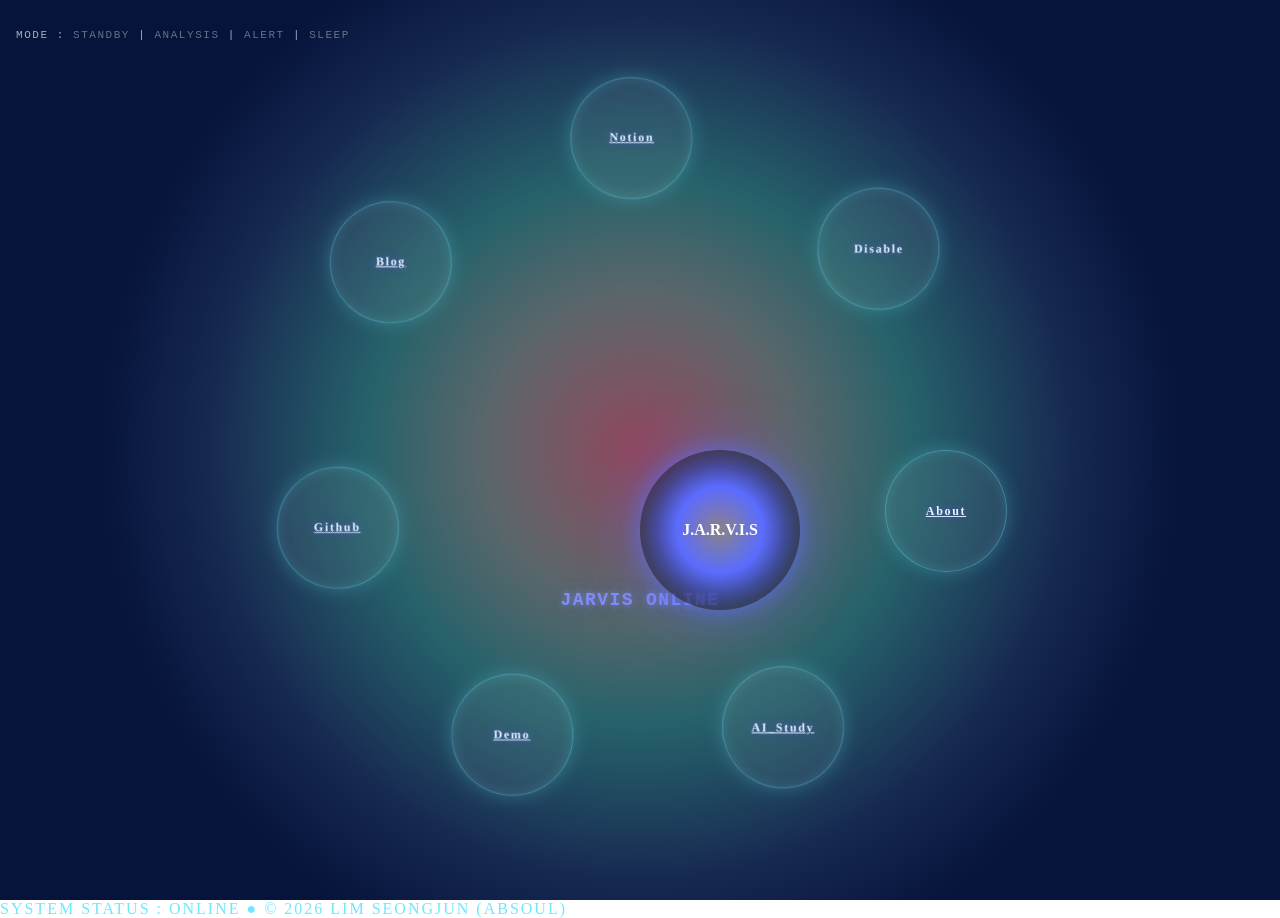
<file: index.html>
<!doctype html>
<html lang="ko">
  <head>
    <meta charset="UTF-8" />
    <meta name="viewport" content="width=device-width, initial-scale=1.0" />

    <!-- 메인 HUD 페이지 제목 -->
    <title>J.A.R.V.I.S</title>

    <link rel="stylesheet" href="style.css" />
    <link rel="stylesheet" href="home.css" />
  </head>

  <!-- 애니메이션 제어용 클래스 -->
  <body class="no-anim">
    <!-- =================================================
         HUD ROOT
         - 화면 중앙에 고정되는 J.A.R.V.I.S 메인 인터페이스
    ================================================= -->
    <main class="hud-root">
      <!-- ===============================
           STATE MODES (CSS STATE MACHINE)
           - JS 없이 상태 제어
           - 선택된 mode에 따라 전체 UI 동작 변경
      ================================ -->
      <input type="radio" name="mode" id="mode-standby" checked />
      <input type="radio" name="mode" id="mode-analysis" />
      <input type="radio" name="mode" id="mode-alert" />
      <input type="radio" name="mode" id="mode-sleep" />

      <!-- ===============================
           HUD STATUS PANEL
           - 현재 모드 표시 + 수동 모드 전환
           - 좌측 상단 HUD 정보 영역
      ================================ -->
      <section class="hud-status">
        <p>
          MODE :
          <label for="mode-standby">STANDBY</label> |
          <label for="mode-analysis">ANALYSIS</label> |
          <label for="mode-alert">ALERT</label> |
          <label for="mode-sleep">SLEEP</label>
        </p>
      </section>

      <!-- =================================================
           CENTRAL CORE + ORBIT MENU SYSTEM
           - JARVIS 코어 + 궤도형 메뉴 UI
      ================================================= -->
      <div class="orbit-wrapper">
        <!-- ===============================
             MENU TOGGLE
             - 체크 상태에 따라 메뉴 확장/축소
             - 코어 클릭으로 제어
        ================================ -->
        <input type="checkbox" id="menu-toggle" checked />

        <!-- ===============================
             J.A.R.V.I.S CORE BUTTON
             - 중앙 AI 코어 (아크리액터 역할)
             - hover / mode에 따라 펄스 변화
        ================================ -->
        <label for="menu-toggle" class="menu-btn">
          <!-- 시각적 글로우 레이어 -->
          <span class="core-glow"></span>

          <!-- 코어 중앙 라벨 -->
          <span class="core-label">J.A.R.V.I.S</span>
        </label>

        <!-- ===============================
             AI STATUS TEXT
             - 현재 모드에 따른 AI 메시지
             - 메뉴 hover 시 Command 메시지 표시
        ================================ -->
        <div class="ai-text">
          <!-- STANDBY 메시지 -->
          <span class="standby">
            <strong class="ai-label">JARVIS ONLINE</strong>
            <span class="ai-msg">Awaiting instructions.</span>
          </span>

          <!-- ANALYSIS 메시지 -->
          <span class="analysis">
            <strong class="ai-label">JARVIS ANALYSIS</strong>
            <span class="ai-msg">Scanning environment.</span>
          </span>

          <!-- ALERT 메시지 -->
          <span class="alert">
            <strong class="ai-label">JARVIS ALERT</strong>
            <span class="ai-msg">Threat detected.</span>
          </span>

          <!-- SLEEP 메시지 -->
          <span class="sleep">
            <strong class="ai-label">JARVIS STANDBY</strong>
            <span class="ai-msg">Minimal systems active.</span>
          </span>
        </div>

        <!-- ===============================
             STAGE (ORBIT MENU AREA)
             - 원형으로 배치되는 메뉴 노드 영역
             - --count : 전체 메뉴 개수
        ================================ -->
        <nav class="stage" style="--count: 7">
          <!-- [0] ABOUT PAGE -->
          <div class="orbit" style="--i: 0">
            <a class="ball" href="team.html">
              <span>About</span>
            </a>
          </div>

          <!-- [1] AI STUDY / LAB -->
          <div class="orbit" style="--i: 1">
            <a class="ball" href="lab.html">
              <span>AI_Study</span>
            </a>
          </div>

          <!-- [2] DEMO PAGE -->
          <div class="orbit" style="--i: 2">
            <a class="ball" href="demo.html">
              <span>Demo</span>
            </a>
          </div>

          <!-- [3] GITHUB (외부 링크) -->
          <div class="orbit" style="--i: 3">
            <a
              class="ball"
              target="_blank"
              href="https://github.com/lsjking/gb3"
            >
              <span>Github</span>
            </a>
          </div>

          <!-- [4] BLOG -->
          <div class="orbit" style="--i: 4">
            <a
              class="ball"
              target="_blank"
              href="https://lsjking911.tistory.com/"
            >
              <span>Blog</span>
            </a>
          </div>

          <!-- [5] NOTION -->
          <div class="orbit" style="--i: 5">
            <a
              class="ball"
              target="_blank"
              href="https://www.notion.so/9c2a58614d4483d59c2f01d8abc2d405"
            >
              <span>Notion</span>
            </a>
          </div>

          <!-- [6] DISABLED NODE (비활성 placeholder) -->
          <div class="orbit" style="--i: 6">
            <a class="ball disable">
              <span>Disable</span>
            </a>
          </div>
        </nav>
      </div>
    </main>
    <!-- ===== HUD ROOT END ===== -->

    <!-- ===========================
         FOOTER
    ============================ -->
    <footer style="color: #6ee7ff; letter-spacing: 2px">
      SYSTEM STATUS : ONLINE ● © 2026 LIM SEONGJUN (ABSOUL)
    </footer>
  </body>
</html>
</file>
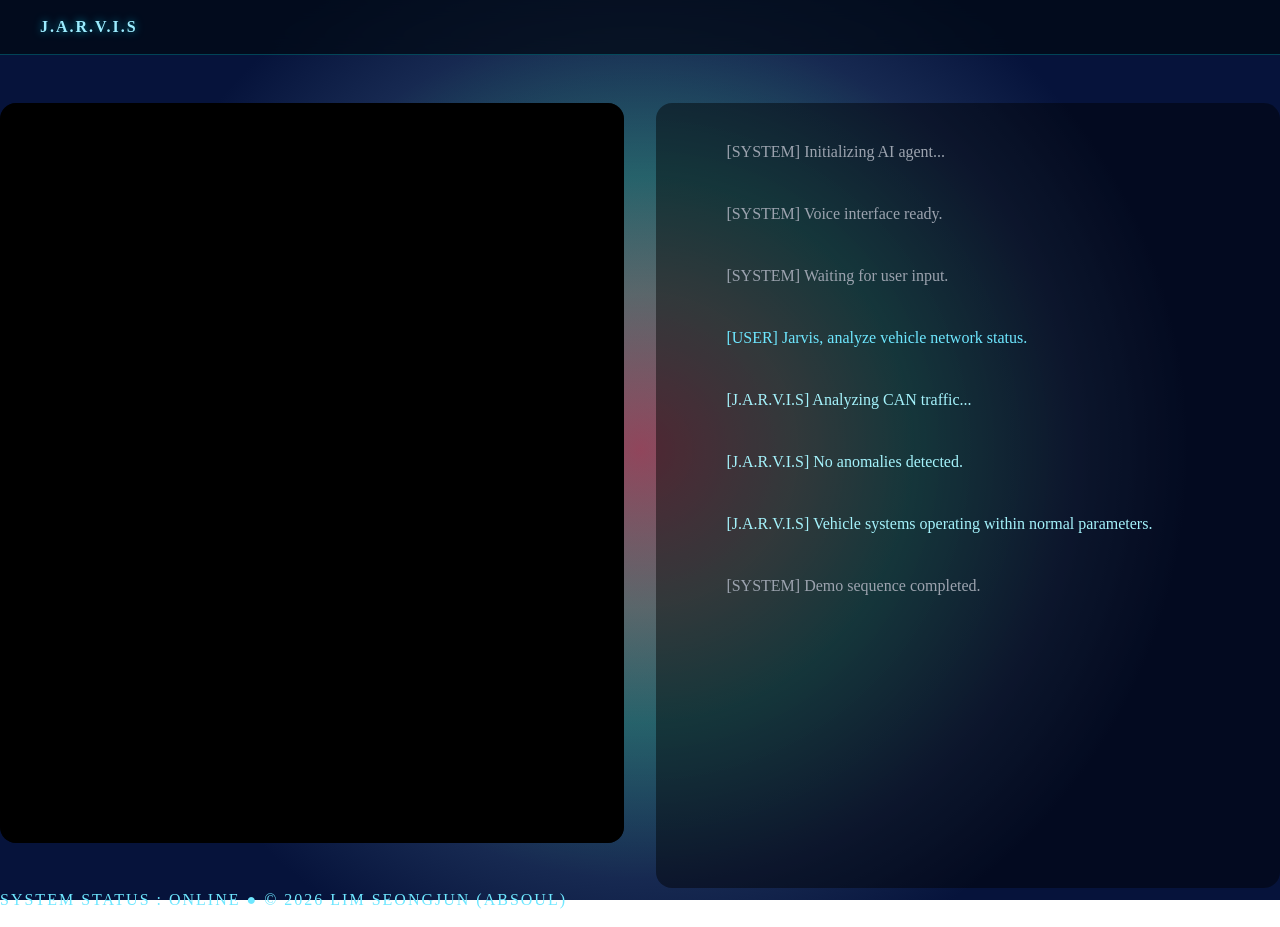
<file: demo.html>
<!doctype html>
<html lang="en">
  <head>
    <meta charset="UTF-8" />
    <meta name="viewport" content="width=device-width, initial-scale=1.0" />

    <!-- 데모 페이지 제목 -->
    <title>J.A.R.V.I.S :: DEMO</title>

    <link rel="stylesheet" href="style.css" />
    <link rel="stylesheet" href="demo.css" />
  </head>

  <body>
    <header>
      <nav class="header-left">
        <!-- 메인 HUD(코어)로 돌아가기 -->
        <a href="index.html" class="logo"> J.A.R.V.I.S </a>
      </nav>
    </header>

    <!-- ===========================
         DEMO MAIN AREA
         - 화면 중앙 정렬
         - 시연 전용 몰입 영역
    ============================ -->
    <main class="demo-center">
      <div class="demo-split">
        <!-- =====================
             VIDEO PANEL
             - 실제 AI 데모 영상
             - 자동 재생 / 무음 / 루프
        ====================== -->
        <section class="demo-panel demo-video">
          <iframe
            title="Jarvis AI Demo Video"
            src="https://www.youtube.com/embed/bI9xrV2maYM?autoplay=1&mute=1&loop=1&playlist=bI9xrV2maYM"
            frameborder="0"
            allow="autoplay; encrypted-media; picture-in-picture"
            allowfullscreen
          ></iframe>
        </section>

        <!-- =====================
             TERMINAL PANEL
             - AI 내부 동작을 텍스트 로그로 시각화
             - SYSTEM / USER / AI 역할 분리
        ====================== -->
        <section class="demo-panel terminal">
          <!-- 시스템 초기화 로그 -->
          <div class="line system" style="animation-delay: 0.2s">
            [SYSTEM] Initializing AI agent...
          </div>

          <div class="line system" style="animation-delay: 0.6s">
            [SYSTEM] Voice interface ready.
          </div>

          <div class="line system" style="animation-delay: 1s">
            [SYSTEM] Waiting for user input.
          </div>

          <!-- 사용자 명령 -->
          <div class="line user" style="animation-delay: 1.6s">
            [USER] Jarvis, analyze vehicle network status.
          </div>

          <!-- AI 분석 중 상태 -->
          <div class="line ai analyzing" style="animation-delay: 2.2s">
            [J.A.R.V.I.S] Analyzing CAN traffic...
          </div>

          <!-- AI 응답 -->
          <div class="line ai" style="animation-delay: 3.4s">
            [J.A.R.V.I.S] No anomalies detected.
          </div>

          <div class="line ai" style="animation-delay: 4.2s">
            [J.A.R.V.I.S] Vehicle systems operating within normal parameters.
          </div>

          <!-- 데모 종료 -->
          <div class="line system" style="animation-delay: 5s">
            [SYSTEM] Demo sequence completed.
          </div>
        </section>
      </div>
    </main>

    <!-- ===========================
         FOOTER
         - 시스템 온라인 상태 표시
    ============================ -->
    <footer style="color: #6ee7ff; letter-spacing: 2px">
      SYSTEM STATUS : ONLINE ● © 2026 LIM SEONGJUN (ABSOUL)
    </footer>
  </body>
</html>
``
</file>
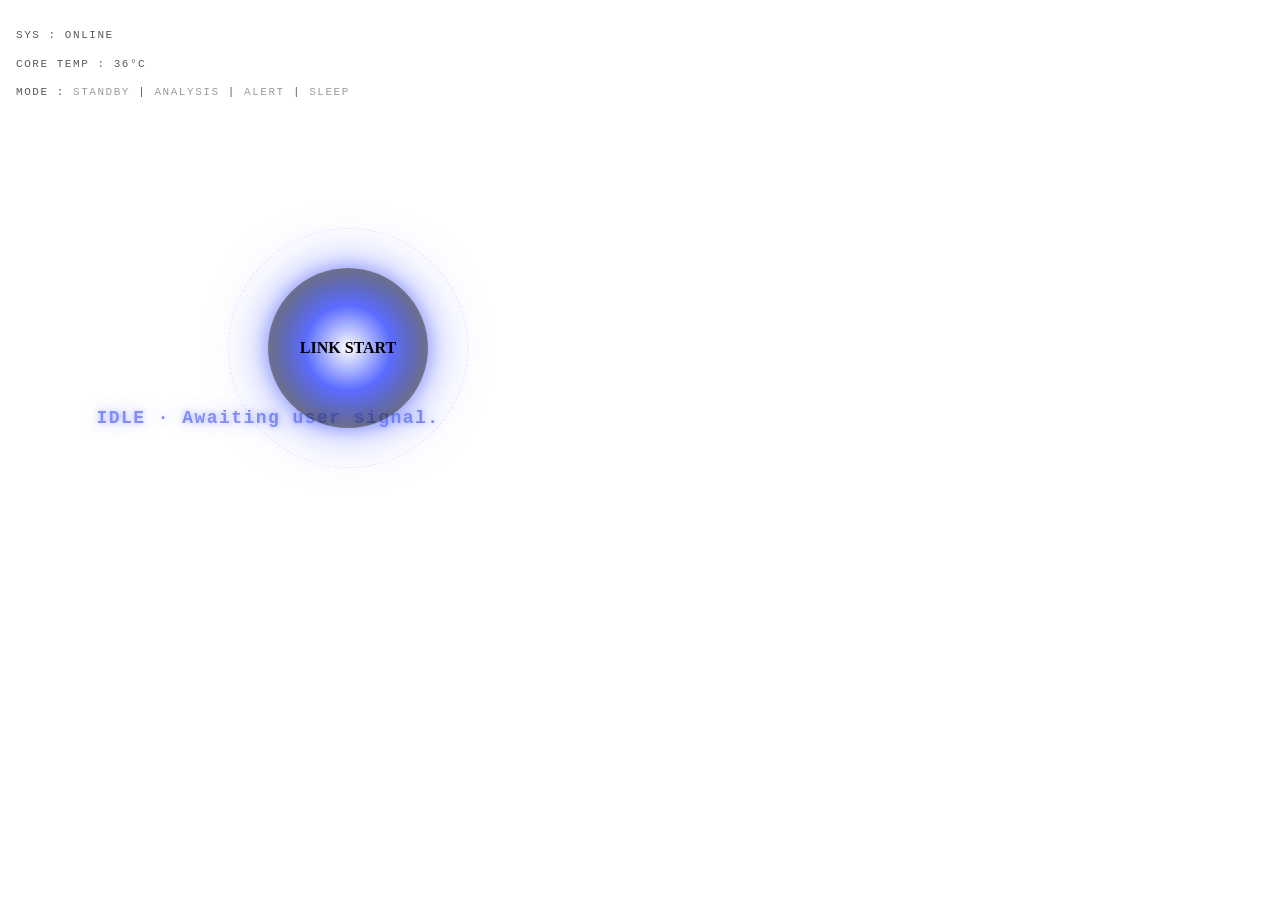
<file: home.html>
<!doctype html>
<html lang="ko">
  <head>
    <meta charset="UTF-8" />
    <meta name="viewport" content="width=device-width, initial-scale=1.0" />
    <title>ABS🔵UL HUD</title>
    <link rel="stylesheet" href="home.css" />
  </head>

  <body>
    <!-- ===== STATE MODES ===== -->
    <input type="radio" name="mode" id="mode-standby" checked />
    <input type="radio" name="mode" id="mode-analysis" />
    <input type="radio" name="mode" id="mode-alert" />
    <input type="radio" name="mode" id="mode-sleep" />

    <!-- ===== HUD STATUS ===== -->
    <section class="hud-status">
      <p>SYS : ONLINE</p>
      <p>CORE TEMP : 36°C</p>
      <p>
        MODE :
        <label for="mode-standby">STANDBY</label> |
        <label for="mode-analysis">ANALYSIS</label> |
        <label for="mode-alert">ALERT</label> |
        <label for="mode-sleep">SLEEP</label>
      </p>
    </section>

    <!-- ===== ABSOUL + ORBIT ===== -->
    <div class="orbit-wrapper">
      <input type="checkbox" id="menu-toggle" />

      <!-- ===== CORE (Layered) ===== -->
      <label for="menu-toggle" class="menu-btn">
        <!-- ✅ idle / glow 전용 레이어 -->
        <span class="core-glow"></span>

        <!-- ✅ 텍스트 레이어 -->
        <span class="core-label">LINK START</span>
      </label>

      <!-- ===== AI STATUS TEXT ===== -->
      <div class="ai-text">
        <span class="standby">IDLE · Awaiting user signal.</span>
        <span class="analysis">SCAN · Analyzing parameters.</span>
        <span class="alert">WARNING · Threat detected.</span>
        <span class="sleep">Minimal cognition active.</span>
      </div>

      <!-- ===== STAGE ===== -->
      <div class="stage" style="--count: 10">
        <div class="orbit" style="--i: 0">
          <a class="ball" data-label="PROJECT"><span>PROJECT</span></a>
        </div>
        <div class="orbit" style="--i: 1">
          <a class="ball" data-label="TEAM"><span>TEAM</span></a>
        </div>
        <div class="orbit" style="--i: 2">
          <a class="ball" data-label="ABOUT"><span>ABOUT</span></a>
        </div>
        <div class="orbit" style="--i: 3">
          <a class="ball" data-label="CONTACT"><span>CONTACT</span></a>
        </div>
        <div class="orbit" style="--i: 4">
          <a class="ball" data-label="BLOG"><span>BLOG</span></a>
        </div>
        <div class="orbit" style="--i: 5">
          <a class="ball" data-label="DEV"><span>DEV</span></a>
        </div>
        <div class="orbit" style="--i: 6">
          <a class="ball" data-label="LAB"><span>LAB</span></a>
        </div>
        <div class="orbit" style="--i: 7">
          <a class="ball" data-label="SHOP"><span>SHOP</span></a>
        </div>
        <div class="orbit" style="--i: 8">
          <a class="ball" data-label="CAREER"><span>CAREER</span></a>
        </div>
        <div class="orbit" style="--i: 9">
          <a class="ball" data-label="HELP" href="team.html">
            <span>HELP</span>
          </a>
        </div>
      </div>
    </div>
  </body>
</html>
</file>
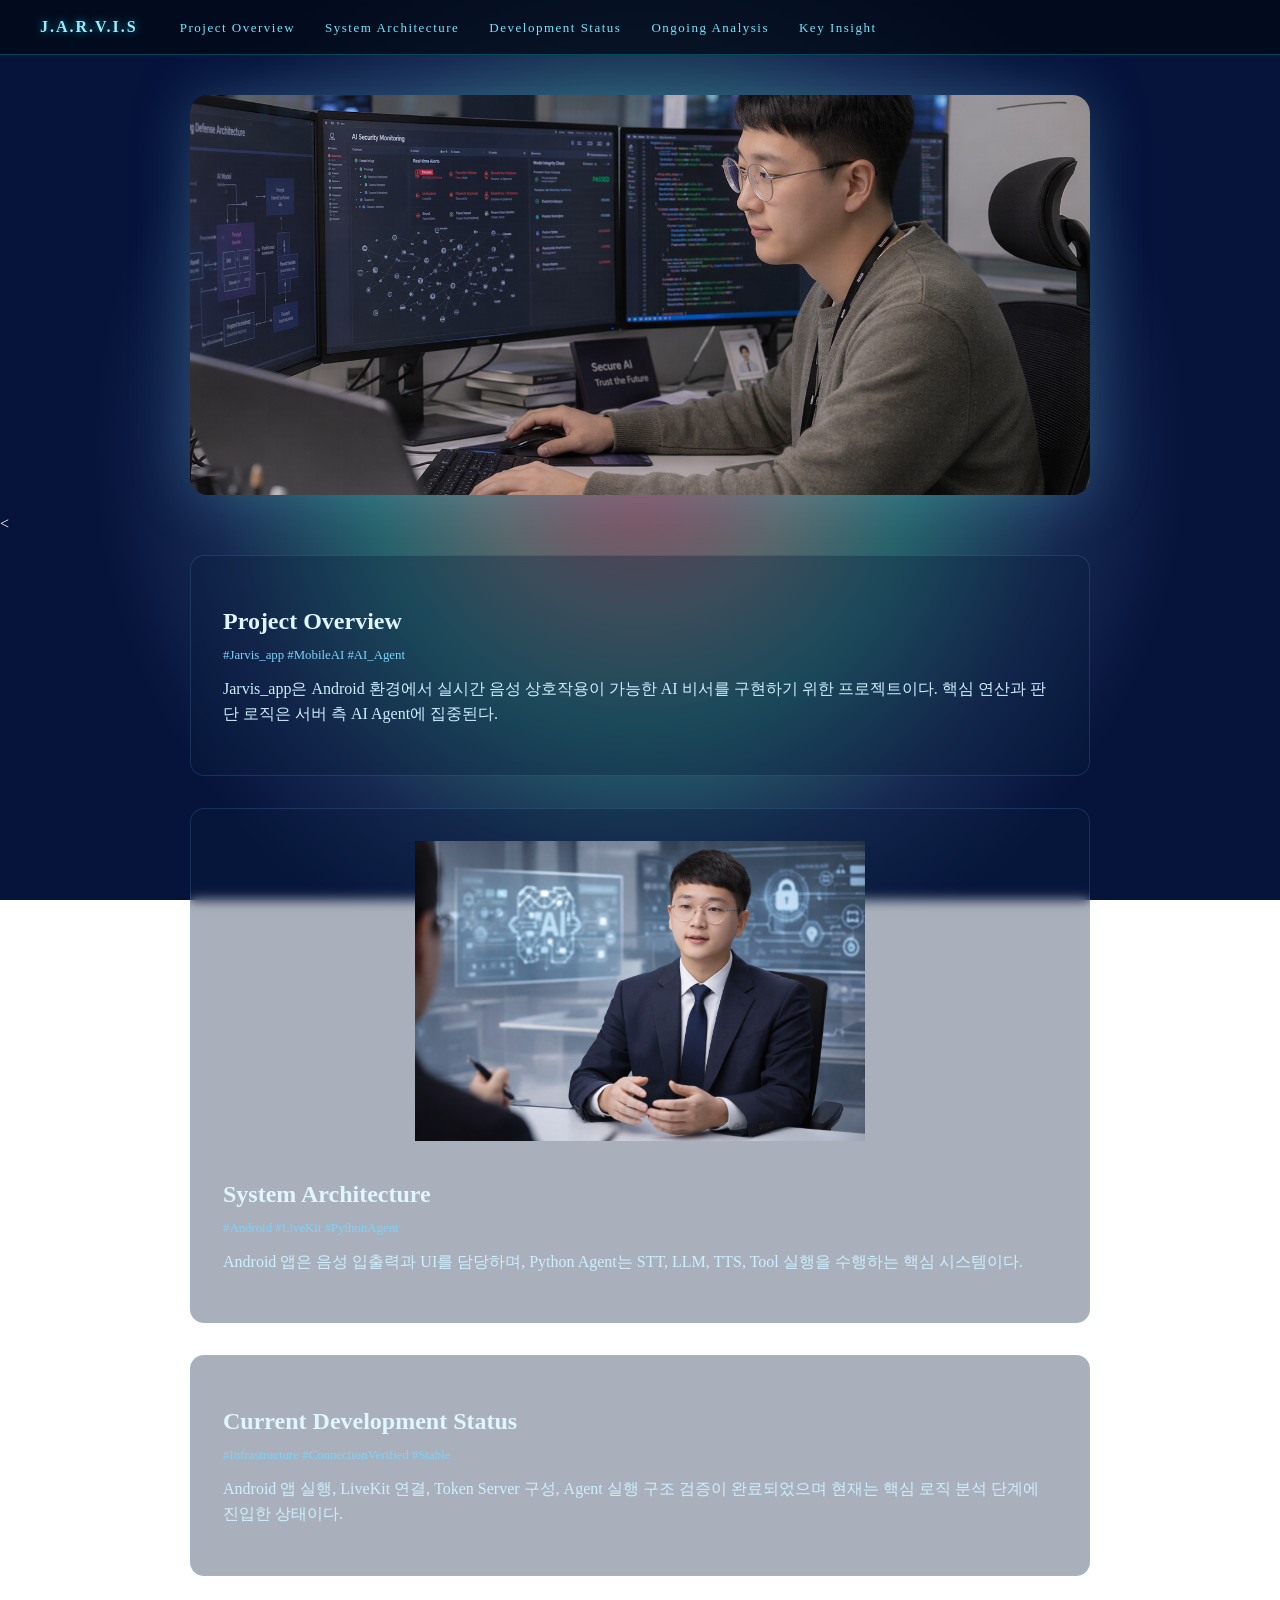
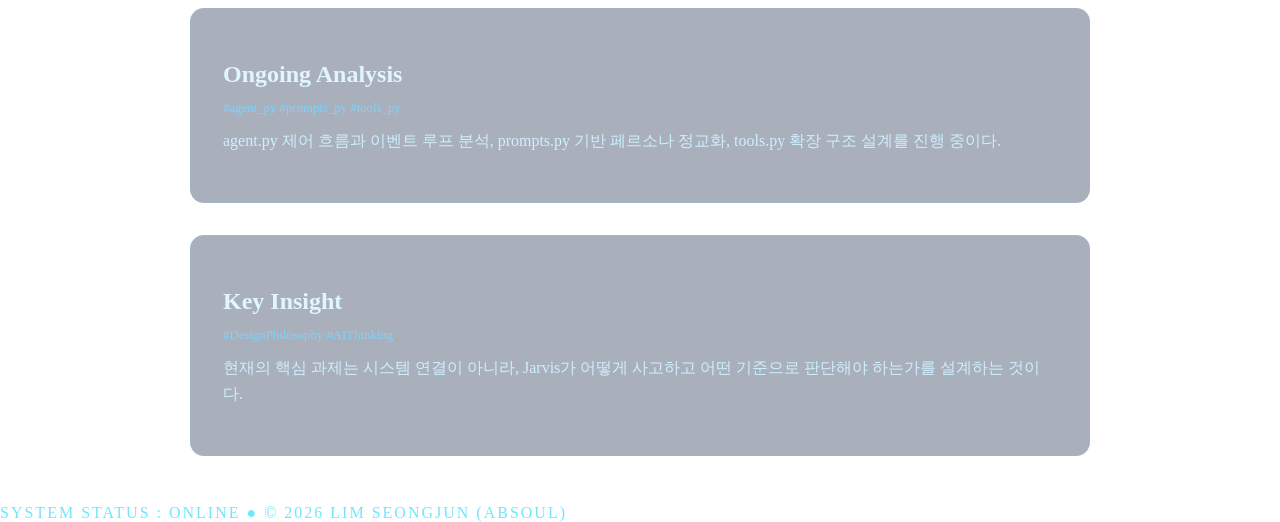
<file: lab.html>
<!doctype html>
<html lang="ko">
  <head>
    <meta charset="UTF-8" />
    <meta name="viewport" content="width=device-width, initial-scale=1.0" />
    <title>J.A.R.V.I.S :: 공부내용</title>

    <!-- Global -->
    <link rel="stylesheet" href="style.css" />

    <!-- Page -->
    <link rel="stylesheet" href="lab.css" />
  </head>

  <body>
    <!-- =====================
         LAB INDEX NAV
    ====================== -->
    <header class="jarvis-nav">
      <nav class="header-left">
        <a href="index.html" class="logo">J.A.R.V.I.S</a>

        <!-- 페이지 내부 목차 -->
        <ul class="nav-links">
          <li><a href="#overview">Project Overview</a></li>
          <li><a href="#architecture">System Architecture</a></li>
          <li><a href="#status">Development Status</a></li>
          <li><a href="#analysis">Ongoing Analysis</a></li>
          <li><a href="#insight">Key Insight</a></li>
        </ul>
      </nav>
    </header>

    <!-- =====================
         HERO IMAGE
         - 연구/실험 분위기 연출
         - 텍스트 진입 전 시각적 몰입
    ====================== -->

    <section class="lab-hero-image">
      <img src="lab1.png" alt="AI research lab conceptual image" />
    </section>

    <
    <!-- =====================
         MAIN CONTENT (LAB LOG)
         - 카드 단위 연구 기록
    ====================== -->

    <main class="lab-container">
      <!-- ===== PROJECT OVERVIEW ===== -->
      <section class="lab-card" id="overview">
        <h2>Project Overview</h2>
        <p class="tag">#Jarvis_app #MobileAI #AI_Agent</p>
        <p class="content">
          Jarvis_app은 Android 환경에서 실시간 음성 상호작용이 가능한 AI 비서를
          구현하기 위한 프로젝트이다. 핵심 연산과 판단 로직은 서버 측 AI Agent에
          집중된다.
        </p>
      </section>
      <!-- ===== SYSTEM ARCHITECTURE ===== -->
      <section class="lab-card" id="architecture">
        <img
          class="lab-inline-image"
          src="lab2.png"
          alt="LiveKit agent execution screenshot"
        />
        <h2>System Architecture</h2>
        <p class="tag">#Android #LiveKit #PythonAgent</p>
        <p class="content">
          Android 앱은 음성 입출력과 UI를 담당하며, Python Agent는 STT, LLM,
          TTS, Tool 실행을 수행하는 핵심 시스템이다.
        </p>
      </section>
      <!-- ===== DEVELOPMENT STATUS ===== -->
      <section class="lab-card" id="status">
        <h2>Current Development Status</h2>
        <p class="tag">#Infrastructure #ConnectionVerified #Stable</p>
        <p class="content">
          Android 앱 실행, LiveKit 연결, Token Server 구성, Agent 실행 구조
          검증이 완료되었으며 현재는 핵심 로직 분석 단계에 진입한 상태이다.
        </p>
      </section>
      <!-- ===== ONGOING ANALYSIS ===== -->
      <section class="lab-card" id="analysis">
        <h2>Ongoing Analysis</h2>
        <p class="tag">#agent_py #prompts_py #tools_py</p>
        <p class="content">
          agent.py 제어 흐름과 이벤트 루프 분석, prompts.py 기반 페르소나
          정교화, tools.py 확장 구조 설계를 진행 중이다.
        </p>
      </section>
      <!-- ===== KEY INSIGHT ===== -->
      <section class="lab-card" id="insight">
        <h2>Key Insight</h2>
        <p class="tag">#DesignPhilosophy #AIThinking</p>
        <p class="content">
          현재의 핵심 과제는 시스템 연결이 아니라, Jarvis가 어떻게 사고하고 어떤
          기준으로 판단해야 하는가를 설계하는 것이다.
        </p>
      </section>
    </main>

    <!-- =====================
         FOOTER
    ====================== -->
    <footer style="color: #6ee7ff; letter-spacing: 2px">
      SYSTEM STATUS : ONLINE ● © 2026 LIM SEONGJUN (ABSOUL)
    </footer>
  </body>
</html>
</file>
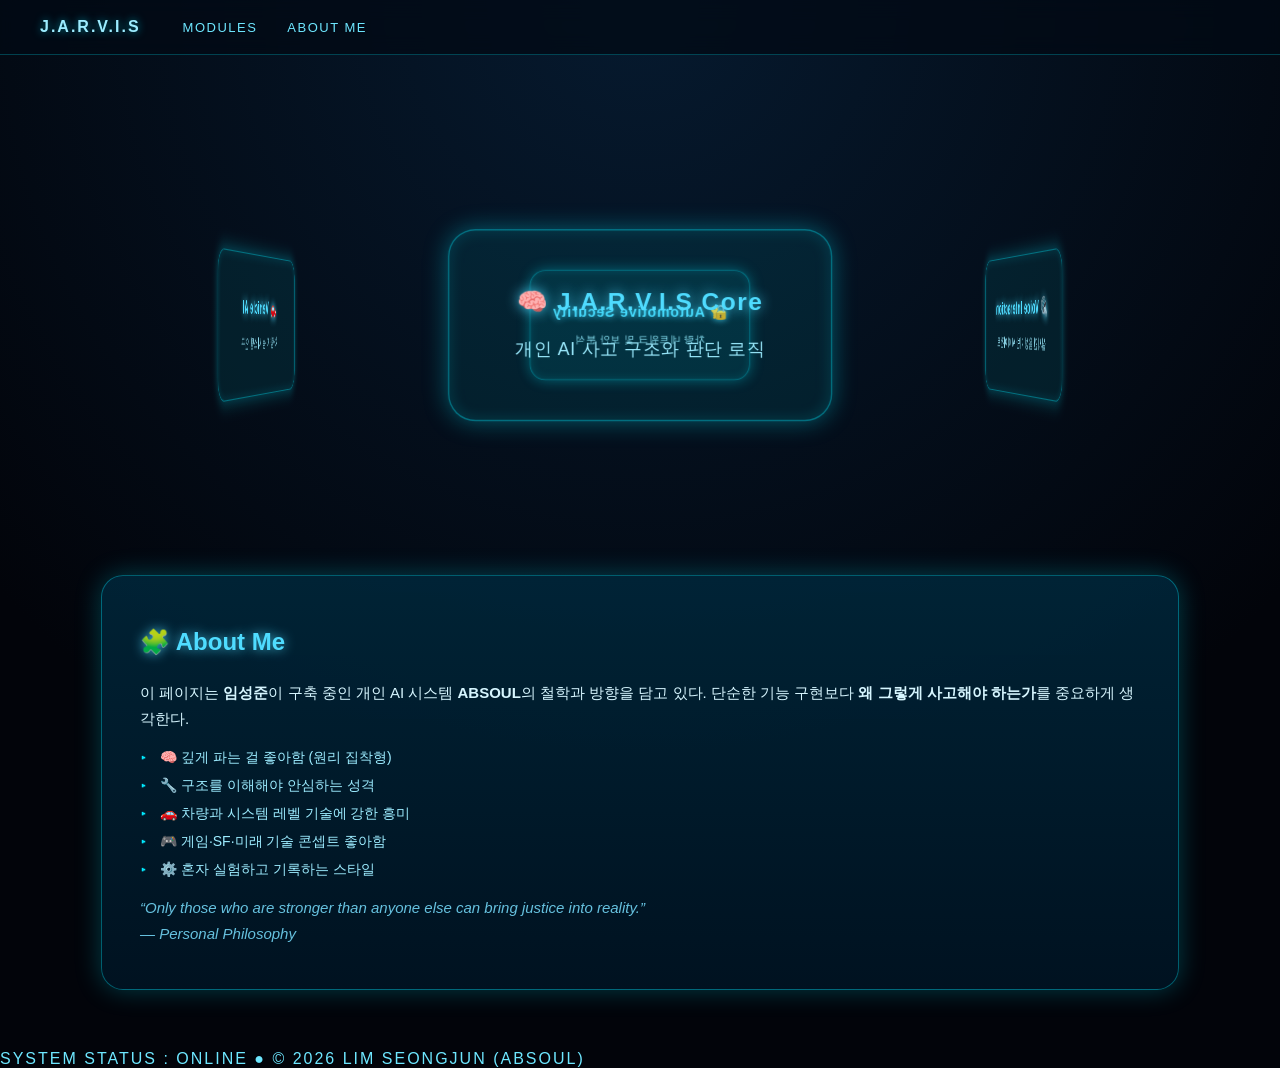
<file: team.html>
<!doctype html>
<html lang="ko">
  <head>
    <meta charset="UTF-8" />
    <meta name="viewport" content="width=device-width, initial-scale=1.0" />

    <title>J.A.R.V.I.S – Absoul Interface</title>

    <link rel="stylesheet" href="style.css" />
    <link rel="stylesheet" href="team.css" />
  </head>

  <body class="jarvis-page">
    <header>
      <nav class="header-left">
        <!-- 홈으로 돌아가는 JARVIS 로고 -->
        <a href="index.html" class="logo"> J.A.R.V.I.S </a>

        <!-- 페이지 내부 섹션 이동 -->
        <ul class="nav-links">
          <li><a href="#modules">MODULES</a></li>
          <li><a href="#about">ABOUT ME</a></li>
        </ul>
      </nav>
    </header>

    <!-- =====================
         MAIN CONTENT
         - 페이지 핵심 영역
    ====================== -->
    <main class="container">
      <!-- =====================
           MODULES SECTION
           - JARVIS 시스템 구성요소 시각화
           - 3D 캐러셀 구조
      ====================== -->
      <section class="scene" id="modules">
        <div class="carousel">
          <!-- =================
               MODULE 01 : JARVIS CORE
               - 전체 AI 사고 구조 설명
          ================= -->
          <div class="profile">
            <div class="profile-inner">
              <h2>🧠 J.A.R.V.I.S Core</h2>
              <p class="subtitle">개인 AI 사고 구조와 판단 로직</p>

              <!-- hover 시 표시되는 상세 설명 -->
              <div class="info">
                <p>• 상황을 인식하는 개인 AI 설계</p>
                <p>• 프롬프트 기반 추론 흐름 설계</p>
                <p>• 도구 기반 에이전트 아키텍처</p>
              </div>
            </div>
          </div>

          <!-- =================
               MODULE 02 : VOICE INTERACTION
               - 실시간 음성 인터페이스
          ================= -->
          <div class="profile">
            <div class="profile-inner">
              <h2>🔊 Voice Interaction</h2>
              <p class="subtitle">실시간 음성 기반 AI 에이전트</p>

              <div class="info">
                <p>• 스트리밍 음성 인식(STT)</p>
                <p>• LiveKit 기반 실시간 통신</p>
                <p>• 자연스러운 음성 응답(TTS)</p>
              </div>
            </div>
          </div>

          <!-- =================
               MODULE 03 : AUTOMOTIVE SECURITY
               - 차량 네트워크 + 보안 영역
          ================= -->
          <div class="profile">
            <div class="profile-inner">
              <h2>🔐 Automotive Security</h2>
              <p class="subtitle">차량 네트워크 및 보안 분석</p>

              <div class="info">
                <p>• CAN / ECU 통신 구조 이해</p>
                <p>• 차량 네트워크 위협 모델링</p>
                <p>• AI 기반 차량 보안 연구</p>
              </div>
            </div>
          </div>

          <!-- =================
               MODULE 04 : VEHICLE AI
               - 차량 지능 시스템 연구
          ================= -->
          <div class="profile">
            <div class="profile-inner">
              <h2>🚗 Vehicle AI</h2>
              <p class="subtitle">차량 지능 시스템 연구</p>

              <div class="info">
                <p>• Python 기반 ECU 데이터 분석</p>
                <p>• 임베디드·시스템 레벨 이해</p>
                <p>• 미래 모빌리티 AI 탐구</p>
              </div>
            </div>
          </div>
        </div>
      </section>

      <!-- =====================
           ABOUT ME SECTION
           - 기술 방향 + 사고 철학 설명
      ====================== -->
      <section class="main">
        <section class="project-detail">
          <h3 id="about">🧩 About Me</h3>

          <!-- 개인 철학 설명 -->
          <p>
            이 페이지는 <b>임성준</b>이 구축 중인 개인 AI 시스템 <b>ABSOUL</b>의
            철학과 방향을 담고 있다. 단순한 기능 구현보다
            <b>왜 그렇게 사고해야 하는가</b>를 중요하게 생각한다.
          </p>

          <!-- 개인 성향 / 기술 관심사 -->
          <ul class="project-list">
            <li>🧠 깊게 파는 걸 좋아함 (원리 집착형)</li>
            <li>🔧 구조를 이해해야 안심하는 성격</li>
            <li>🚗 차량과 시스템 레벨 기술에 강한 흥미</li>
            <li>🎮 게임·SF·미래 기술 콘셉트 좋아함</li>
            <li>⚙️ 혼자 실험하고 기록하는 스타일</li>
          </ul>

          <!-- 개인 철학 문구 -->
          <p class="project-note">
            “Only those who are stronger than anyone else can bring justice into
            reality.”
            <br />
            — Personal Philosophy
          </p>
        </section>
      </section>
    </main>

    <!-- =====================
         FOOTER
         - 시스템 상태 표시용
    ====================== -->
    <footer style="color: #6ee7ff; letter-spacing: 2px">
      SYSTEM STATUS : ONLINE ● © 2026 LIM SEONGJUN (ABSOUL)
    </footer>
  </body>
</html>
</file>
<file: style.css>
/* ===================================
   J.A.R.V.I.S GLOBAL BACKGROUND
   전체 레이아웃과 HUD 분위기를 담당하는 전역 스타일
=================================== */

/* ---------- RESET / BASE ---------- */
/* 브라우저 기본 여백 제거 + 가로 스크롤 방지 */
html,
body {
  width: 100%;
  margin: 0;
  padding: 0;
  overflow-x: hidden;
}

/* ---------- BACKGROUND TOKENS ---------- */
/* JARVIS 테마에서 반복 사용될 컬러 및 고정 값 변수 */
:root {
  --jarvis-bg-dark: #06133b; /* 외곽 우주 느낌의 다크 블루 */
  --jarvis-bg-deep: #5379a1; /* 중앙부 그라데이션용 블루 */
  --header-h: 64px; /* 헤더 기본 높이 */
}

/* ---------- GLOBAL BACKGROUND ---------- */
body {
  background:
    /* [1] 중앙 코어 글로우
       - JARVIS 아크 리액터 느낌
       - 빨강 → 금색 → 그린으로 에너지 흐름 표현 */
    radial-gradient(
      circle at center,
      rgba(219, 7, 7, 0.45) 0%,
      rgba(177, 133, 31, 0.25) 20%,
      rgba(0, 255, 85, 0.15) 35%,
      transparent 55%
    ),
    /* [2] 전체 공간 그라데이션
       - HUD 전체 배경의 깊이감 형성 */
    radial-gradient(
        circle at center,
        var(--jarvis-bg-deep),
        var(--jarvis-bg-dark) 70%
      );

  /* 스크롤 시 배경 고정 → HUD 패널 느낌 강화 */
  background-attachment: fixed;

  /* 기본 텍스트 컬러 */
  color: #ffffff;
}

/* ===========================
   HEADER / NAV (JARVIS HUD)
=========================== */
header {
  width: 100%;

  /* HUD 바 여백 */
  padding: 18px 40px;

  /* 좌우 정렬 */
  display: flex;
  justify-content: space-between;
  align-items: center;

  /* 반투명 HUD 유리 재질 */
  background: rgba(2, 10, 20, 0.75);

  /* 배경 흐림 → 글래스모피즘 */
  backdrop-filter: blur(10px);

  /* 하단 네온 라인 */
  border-bottom: 1px solid rgba(0, 234, 255, 0.25);
}

/* 헤더 왼쪽 영역 (로고 + 네비 메뉴) */
.header-left {
  display: flex;
  align-items: center;
  gap: 40px;
}

/* JARVIS 로고 텍스트 */
.logo {
  text-decoration: none;
  font-weight: 600;
  letter-spacing: 2px;

  /* HUD 네온 라이트 블루 */
  color: #9cecff;
  text-shadow: 0 0 8px rgba(0, 234, 255, 0.6);
}

/* ===== NAV LINKS ===== */

/* 네비게이션 리스트 */
.nav-links {
  list-style: none;
  display: flex;
  gap: 26px;
  margin: 0;
  padding: 0;
}

.nav-links li {
  position: relative; /* hover 이펙트 기준점 */
}

/* 메뉴 링크 기본 상태 */
.nav-links a {
  text-decoration: none;
  font-size: 13px;
  letter-spacing: 1.5px;
  color: #6ee7ff;
  padding: 6px 2px;

  /* 색상 & 글로우 트랜지션 */
  transition:
    color 0.3s ease,
    text-shadow 0.3s ease;
}

/* 좌우로 스캔되는 레이저 라인 (미사용이지만 효과용) */
.nav-links a::before {
  content: '';
  position: absolute;
  top: 50%;
  left: -120%;
  width: 120%;
  height: 1px;

  background: linear-gradient(
    90deg,
    transparent,
    rgba(0, 234, 255, 0.9),
    transparent
  );

  opacity: 0;
  transform: translateY(-50%);
}

/* 하단 언더라인 레이저 */
.nav-links a::after {
  content: '';
  position: absolute;
  left: 0;
  bottom: -6px;

  width: 100%;
  height: 2px;

  /* 중앙이 가장 밝은 네온 라인 */
  background: linear-gradient(90deg, transparent, #00eaff, transparent);

  opacity: 0;
  transform: scaleX(0.2);
  transition: all 0.35s ease;
}

/* 마우스 오버 시 */
.nav-links a:hover {
  color: #ffffff;
  text-shadow: 0 0 10px rgba(0, 234, 255, 0.9);
}

.nav-links a:hover::after {
  opacity: 1;
  transform: scaleX(1);
}

/* 활성화된 메뉴 (현재 페이지 표시용) */
.nav-links a.active {
  color: #ffffff;
  text-shadow: 0 0 12px rgba(0, 234, 255, 1);
}

.nav-links a.active::after {
  opacity: 1;
  transform: scaleX(1);
}

/* ===========================
   MOBILE RESPONSIVE (≤768px)
=========================== */
@media (max-width: 768px) {
  /* 모바일 헤더 */
  header {
    height: 45px; /* 높이 축소 */
    padding: 0 12px; /* 좌우 여백 감소 */
    display: flex;
  }

  /* 로고와 메뉴 간격 축소 */
  .header-left {
    gap: 8px;
    padding-right: 12px;
  }

  /* 로고 크기 축소 */
  .logo {
    font-size: 18px;
    letter-spacing: 0.9px;
  }

  /* 모바일 네비 간격 */
  .nav-links {
    gap: 10px;
  }

  /* 모바일 메뉴 텍스트 */
  .nav-links a {
    height: 100%;
    display: flex;
    align-items: center; /* 세로 중앙 정렬 */
    line-height: 1; /* baseline 문제 방지 */

    font-size: 10px;
    letter-spacing: 0.3px;

    padding: 0; /* 클릭 영역 깔끔하게 */
  }

  /* 언더라인 위치 미세조정 */
  .nav-links a::after {
    bottom: -3px;
  }
}
</file>
<file: home.css>
/* =================================
   J.A.R.V.I.S HUD ROOT
   (중앙 정렬의 핵심)
================================= */
.hud-root {
  position: relative;
  width: 100%;
  height: 100vh;

  display: flex;
  justify-content: center;
  align-items: center;
}

/* ================================
   STATE SYSTEM (CSS ONLY)
   - input:checked 기반 상태 머신
================================ */
input[type='radio'] {
  display: none;
}

:root {
  /* 코어 및 광원 기본 색 */
  --core-color: #5b6cff;
  --glow-color: color-mix(in srgb, var(--core-color) 60%, transparent);

  /* 애니메이션 및 UI 반응 속도 */
  --ring-speed: 6s;
  --orbit-radius: 245px;

  /* 메뉴 hover 효과 */
  --ball-hover-bg: rgba(116, 118, 212, 0.15);
  --ball-hover-glow: rgba(116, 118, 212, 0.45);
}

/* =====================
   MODE VARIABLES
===================== */
#mode-standby:checked ~ .orbit-wrapper {
  --ball-hover-bg: #e0e7ff;
  --ball-hover-glow: rgba(37, 99, 235, 0.35);
}

#mode-analysis:checked ~ .orbit-wrapper {
  --ball-hover-bg: #cffafe;
  --ball-hover-glow: rgba(56, 189, 248, 0.45);
}

#mode-alert:checked ~ .orbit-wrapper {
  --ball-hover-bg: #fee2e2;
  --ball-hover-glow: rgba(239, 68, 68, 0.55);
}

#mode-sleep:checked ~ .orbit-wrapper {
  --ball-hover-bg: #e5e7eb;
  --ball-hover-glow: rgba(148, 163, 184, 0.3);
}

/* ANALYSIS */
#mode-analysis:checked ~ * {
  --ring-speed: 2.5s;
  --glow-color: rgba(103, 232, 249, 0.9);
}

/* ALERT */
#mode-alert:checked ~ * {
  --core-color: #dc2626;
  --glow-color: rgba(239, 68, 68, 0.9);
  --ring-speed: 1.5s;
  --bg-tint: radial-gradient(circle at center, #3b0a0a, #020617 60%);
}

/* SLEEP */
#mode-sleep:checked ~ * {
  --core-scale: 0.85;
  --core-opacity: 0.4;
  --ring-speed: 10s;
}

/* =====================
   HUD STATUS
===================== */
.hud-status {
  position: absolute;
  top: 16px;
  left: 16px;

  font-family: 'Courier New', monospace;
  font-size: 11px;
  letter-spacing: 0.14em;
  opacity: 0.65;
  line-height: 1.6;
  text-align: left;
}

.hud-status label {
  cursor: pointer;
  opacity: 0.6;
}

.hud-status label:hover {
  opacity: 1;
  text-decoration: underline;
}

/* =====================
   ORBIT WRAPPER
===================== */
.orbit-wrapper {
  position: relative;
  width: 520px;
  height: 520px;
}

/* =====================
   J.A.R.V.I.S CORE
===================== */
#menu-toggle {
  display: none;
}

.menu-btn {
  width: 160px;
  height: 160px;
  border-radius: 50%;

  background: radial-gradient(
    circle at center,
    rgba(255, 255, 255, 0.22) 0%,
    var(--core-color) 38%,
    rgba(0, 0, 0, 0.6) 78%
  );

  font-weight: bold;

  display: flex;
  justify-content: center;
  align-items: center;

  cursor: pointer;
  position: absolute;
  top: 50%;
  left: 50%;
  transform: translate(-50%, -50%) scale(var(--core-scale));
  opacity: var(--core-opacity);
  z-index: 10;

  box-shadow:
    0 0 18px var(--glow-color),
    0 0 55px var(--glow-color),
    inset 0 0 20px rgba(255, 255, 255, 0.12);
}

/* CORE IDLE PULSE */
.orbit-wrapper .menu-btn:not(:hover) {
  animation: core-idle-pulse 4s infinite ease-in-out;
}

@keyframes core-idle-pulse {
  0% {
    box-shadow:
      0 0 22px var(--glow-color),
      0 0 45px var(--glow-color);
    transform: translate(-50%, -50%) scale(0.98);
  }
  50% {
    box-shadow:
      0 0 48px var(--glow-color),
      0 0 110px var(--glow-color);
    transform: translate(-50%, -50%) scale(1.05);
  }
  100% {
    box-shadow:
      0 0 22px var(--glow-color),
      0 0 45px var(--glow-color);
    transform: translate(-50%, -50%) scale(0.98);
  }
}

/* 코어 링 */

.menu-btn::before {
  border: 1px solid var(--glow-color);
  opacity: 0.7;
}

.menu-btn::after {
  content: '';
  position: absolute;
  inset: -40px;
  border-radius: 50%;
  border: 1px solid var(--glow-color);
  animation: core-spin var(--ring-speed) linear infinite;
  border-style: dashed;
  opacity: 0.25;
}

@keyframes core-spin {
  to {
    transform: rotate(360deg);
  }
}

/* =====================
   STAGE
===================== */
.stage {
  position: relative;
  width: 100%;
  height: 100%;
}

/* =====================
   ORBIT
===================== */
.orbit {
  position: absolute;
  top: 50%;
  left: 50%;
  width: 0;
  height: 0;

  transform-origin: center;
  --angle: calc(360deg / var(--count) * var(--i));
  transform: rotate(0deg);
}

/* OPEN */
#menu-toggle:checked ~ .stage .orbit {
  animation: orbit-out 1.2s ease-out forwards;
  animation-delay: calc(var(--i) * 0.12s);
}

/* CLOSE */
#menu-toggle:not(:checked) ~ .stage .orbit {
  animation: orbit-in 1s ease-in forwards;
  animation-delay: calc((var(--count) - var(--i) - 1) * 0.12s);
}

/* =====================
   HUD BALL (Glass Node)
===================== */
.ball {
  width: 120px;
  height: 120px;
  border-radius: 50%;

  /* 흰색 제거 → 글래스 느낌 */
  background: rgba(255, 255, 255, 0.06);
  backdrop-filter: blur(10px);

  border: 1px solid rgba(110, 231, 255, 0.35);

  box-shadow:
    0 0 18px rgba(110, 231, 255, 0.25),
    inset 0 0 14px rgba(110, 231, 255, 0.15);

  display: flex;
  justify-content: center;
  align-items: center;

  font-weight: bold;
  color: #e0f7ff;

  transform: translateX(0) scale(0.4) translateZ(0);
  opacity: 0;
  pointer-events: none;

  transition:
    transform 0.25s ease,
    box-shadow 0.25s ease,
    background-color 0.25s ease;
}

.ball:hover {
  transform: translateX(var(--orbit-radius)) scale(1.06);

  background: rgba(110, 231, 255, 0.14);

  box-shadow:
    0 0 28px var(--ball-hover-glow),
    inset 0 0 18px var(--ball-hover-glow);

  animation: ball-hover-pulse 1.2s ease-in-out infinite;
}
@keyframes ball-hover-pulse {
  0% {
    box-shadow: 0 22px 42px var(--ball-hover-glow);
  }
  50% {
    box-shadow: 0 30px 60px var(--ball-hover-glow);
  }
  100% {
    box-shadow: 0 22px 42px var(--ball-hover-glow);
  }
}

.ball span {
  font-size: 12px;
  letter-spacing: 0.14em;
  color: #e0f7ff;

  text-shadow: 0 0 8px rgba(100, 83, 223, 0.8);

  white-space: nowrap;
  transform: rotate(calc(-1 * var(--angle)));
}

/* =========================
   DISABLED BALL (완전 비활성)
========================= */
.ball.disabled {
  pointer-events: none !important;
}

.ball.disabled span {
  color: #aaa;
}

/* OPEN BALL */
#menu-toggle:checked ~ .stage .orbit .ball {
  animation: radius-out 1.2s ease-out forwards;
  animation-delay: calc(var(--i) * 0.12s);
  pointer-events: auto;
}

/* CLOSE BALL */
#menu-toggle:not(:checked) ~ .stage .orbit .ball {
  animation: radius-in 1s ease-in forwards;
  animation-delay: calc((var(--count) - var(--i) - 1) * 0.12s);
}

/* =====================
   ANIMATIONS
===================== */
@keyframes orbit-out {
  from {
    transform: rotate(0deg);
  }
  to {
    transform: rotate(var(--angle));
  }
}

@keyframes orbit-in {
  from {
    transform: rotate(var(--angle));
  }
  to {
    transform: rotate(0deg);
  }
}

@keyframes radius-out {
  to {
    transform: translateX(var(--orbit-radius)) scale(1);
    opacity: 1;
  }
}

@keyframes radius-in {
  from {
    transform: translateX(var(--orbit-radius)) scale(1);
    opacity: 1;
  }
  to {
    transform: translateX(0) scale(0.4);
    opacity: 0;
  }
}
/* =====================
   AI TEXT
===================== */
.ai-text {
  position: absolute;
  top: calc(50% + 110px);
  left: 50%;
  transform: translateX(-50%);

  width: 380px;
  height: 4.5em;
  overflow: visible;

  display: flex;
  align-items: center;
  justify-content: center;

  font-family: 'Courier New', monospace;
  font-size: 18px;
  font-weight: 600;

  letter-spacing: 0.08em; /* 자비스 느낌 핵심 */
  text-align: center;

  color: #a5b4fc; /* 은은한 블루 */
  text-shadow:
    0 0 6px rgba(99, 102, 241, 0.35),
    0 0 14px rgba(99, 102, 241, 0.25);

  user-select: none;
}

/* span도 동일 정렬 */
.ai-text span {
  position: absolute;
  inset: 0;

  display: flex;
  align-items: center;
  justify-content: center;

  opacity: 0;
  white-space: normal;
  text-align: center;
  line-height: 1.4;
}
@keyframes ai-text-fade {
  from {
    opacity: 0;
    filter: blur(2px);
  }
  to {
    opacity: 1;
    filter: blur(0);
  }
}
#mode-standby:checked ~ .orbit-wrapper .ai-text .standby {
  opacity: 1;
  color: #818cf8;
  text-shadow:
    0 0 6px rgba(129, 140, 248, 0.6),
    0 0 18px rgba(129, 140, 248, 0.35);
}

#mode-analysis:checked ~ .orbit-wrapper .ai-text .analysis {
  opacity: 1;
  color: #22d3ee;
  text-shadow:
    0 0 8px rgba(34, 211, 238, 0.75),
    0 0 20px rgba(34, 211, 238, 0.4);
}

#mode-alert:checked ~ .orbit-wrapper .ai-text .alert {
  opacity: 1;
  color: #f87171;
  text-shadow:
    0 0 8px rgba(248, 113, 113, 0.8),
    0 0 26px rgba(248, 113, 113, 0.55);
}

#mode-sleep:checked ~ .orbit-wrapper .ai-text .sleep {
  opacity: 1;
  color: #9ca3af;
  text-shadow: 0 0 4px rgba(156, 163, 175, 0.25);
}

.orbit-wrapper:has(.ball:hover) .ai-text span {
  opacity: 0 !important;
}

.orbit-wrapper:has(.ball:hover) .ai-text::after {
  content: 'Command recognized';

  position: absolute;
  inset: 0;

  display: flex;
  align-items: center;
  justify-content: center;

  font-size: 20px;
  font-weight: 700;
  letter-spacing: 0.1em;

  color: #00e5a8;
  text-shadow:
    0 0 10px rgba(0, 229, 168, 0.85),
    0 0 24px rgba(0, 229, 168, 0.55);
}

/* =====================
   CORE PULSE – MODE + HOVER ONLY
===================== */

/* STANDBY */
#mode-standby:checked ~ .orbit-wrapper .menu-btn:hover {
  animation: core-pulse-standby 1.4s infinite ease-in-out;
}

@keyframes core-pulse-standby {
  0% {
    transform: translate(-50%, -50%) scale(1);

    box-shadow:
      0 0 24px rgba(116, 118, 212, 0.45),
      0 0 48px rgba(116, 118, 212, 0.25);
  }
  50% {
    transform: translate(-50%, -50%) scale(1.06);

    box-shadow:
      0 0 40px rgba(116, 118, 212, 0.75),
      0 0 90px rgba(116, 118, 212, 0.45);
  }
  100% {
    transform: translate(-50%, -50%) scale(1);

    box-shadow:
      0 0 24px rgba(116, 118, 212, 0.45),
      0 0 48px rgba(116, 118, 212, 0.25);
  }
}

/* ANALYSIS */
#mode-analysis:checked ~ .orbit-wrapper .menu-btn:hover {
  animation: core-pulse-analysis 1.2s infinite ease-in-out;
}

@keyframes core-pulse-analysis {
  0% {
    transform: translate(-50%, -50%) scale(1);
    box-shadow:
      0 0 26px rgba(103, 232, 249, 0.45),
      0 0 60px rgba(103, 232, 249, 0.3);
  }
  50% {
    transform: translate(-50%, -50%) scale(1.08);
    box-shadow:
      0 0 50px rgba(103, 232, 249, 0.95),
      0 0 120px rgba(103, 232, 249, 0.65);
  }
  100% {
    transform: translate(-50%, -50%) scale(1);
    box-shadow:
      0 0 26px rgba(103, 232, 249, 0.45),
      0 0 60px rgba(103, 232, 249, 0.3);
  }
}

/* ALERT */
#mode-alert:checked ~ .orbit-wrapper .menu-btn:hover {
  animation: core-pulse-alert 0.9s infinite ease-in-out;
}

@keyframes core-pulse-alert {
  0% {
    transform: translate(-50%, -50%) scale(1);
    box-shadow:
      0 0 30px rgba(239, 68, 68, 0.45),
      0 0 60px rgba(239, 68, 68, 0.4);
  }
  50% {
    transform: translate(-50%, -50%) scale(1.12);
    box-shadow:
      0 0 60px rgba(239, 68, 68, 1),
      0 0 140px rgba(239, 68, 68, 0.8);
  }
  100% {
    transform: translate(-50%, -50%) scale(1);
    box-shadow:
      0 0 30px rgba(239, 68, 68, 0.45),
      0 0 60px rgba(239, 68, 68, 0.4);
  }
}

/* SLEEP */
#mode-sleep:checked ~ .orbit-wrapper .menu-btn:hover {
  animation: core-pulse-sleep 2.2s infinite ease-in-out;
}

@keyframes core-pulse-sleep {
  0% {
    transform: translate(-50%, -50%) scale(1);
    box-shadow: 0 0 10px rgba(148, 163, 184, 0.25);
  }
  50% {
    transform: translate(-50%, -50%) scale(1.03);
    box-shadow: 0 0 20px rgba(148, 163, 184, 0.45);
  }
  100% {
    transform: translate(-50%, -50%) scale(1);
    box-shadow: 0 0 10px rgba(148, 163, 184, 0.25);
  }
}
/* =====================
   INDEX RESPONSIVE (MOBILE)
===================== */
@media (max-width: 768px) {
  .hud-root {
    position: relative;
    --orbit-radius: 100px;
    z-index: 100; /* HUD 위로 올림 */
    pointer-events: auto;
  }

  .orbit-wrapper {
    width: 340px; /* 520 → 340 */
    height: 340px;
  }

  .orbit-wrapper,
  .stage {
    pointer-events: none;
  }

  .menu-btn {
    pointer-events: auto;
    width: 110px;
    height: 110px;
  }
  .ball {
    width: 90px;
    height: 90px;
  }

  .ai-text {
    width: 280px;
    font-size: 14px;
    top: calc(50% + 50px);
  }

  .orbit-wrapper:has(.ball:hover) .ai-text::after {
    font-size: 14px; /* 20 → 14 */
    letter-spacing: 0.06em; /* 간격 줄이기 */
  }
}
</file>
<file: demo.css>
/* =====================
   DEMO CENTER
   - 헤더를 제외한 영역을
     화면 정중앙에 배치
===================== */
.demo-center {
  height: calc(100vh - var(--header-h));
  display: flex;
  justify-content: center;
  align-items: center;
  overflow: hidden;
}

/* =====================
   DEMO SPLIT LAYOUT
   - 좌: 영상 / 우: 터미널
===================== */
.demo-split {
  display: grid;
  grid-template-columns: 1fr 1fr;
  gap: 2rem;

  width: 100%;
  max-width: 1400px;
  height: calc(100vh - 160px);

  margin: 0 auto;

  /* HUD가 공중에 떠 있는 느낌 */
  animation: hudFloat 6s ease-in-out infinite;
}

/* =====================
   PANEL COMMON STYLE
   - 영상/터미널 공통 프레임
===================== */
.demo-panel {
  height: 100%;
  border-radius: 16px;
  overflow: hidden;

  /* 어두운 HUD 패널 */
  background: rgba(0, 0, 0, 0.45);
}

/* =====================
   VIDEO PANEL
===================== */
.demo-video video,
.demo-video iframe {
  width: 100%;
  height: 100%;
  border: none;
  object-fit: cover; /* 화면 꽉 채우기 */
  background: black;
}

/* =====================
   TERMINAL PANEL
   - AI 내부 상태 시각화
===================== */
.terminal {
  padding: 1.4rem;
  overflow-y: auto;

  /* 살아있는 패널 느낌 */
  animation: terminalGlow 3s ease-in-out infinite;
}

/* 한 줄 로그 공통 */
.line {
  margin-bottom: 0.5rem;
  white-space: pre-wrap;

  opacity: 0;
  animation: logAppear 0.6s ease forwards;
}

/* 로그 타입별 색상 */
.line.system {
  color: #9ca3af; /* 회색 */
}

.line.user {
  color: #6ee7ff; /* 사용자 입력 */
}

.line.ai {
  color: #a5f3fc; /* AI 응답 */
}

/* 분석 중 상태: 깜빡이는 펄스 */
.line.ai.analyzing {
  animation:
    logAppear 0.6s ease forwards,
    analyzingPulse 1.4s ease-in-out infinite;
}

/* =====================
   ANIMATIONS
===================== */

/* HUD 부유 효과 */
@keyframes hudFloat {
  0% {
    transform: translateY(0);
  }
  50% {
    transform: translateY(-10px);
  }
  100% {
    transform: translateY(0);
  }
}

/* 로그 한 줄씩 등장 */
@keyframes logAppear {
  from {
    opacity: 0;
    transform: translateY(6px);
  }
  to {
    opacity: 1;
    transform: translateY(0);
  }
}

/* 분석 중 깜빡임 */
@keyframes analyzingPulse {
  0%,
  100% {
    opacity: 0.6;
  }
  50% {
    opacity: 1;
  }
}

/* 터미널 네온 글로우 */
@keyframes terminalGlow {
  0%,
  100% {
    box-shadow: 0 0 0 rgba(110, 231, 255, 0.15);
  }
  50% {
    box-shadow: 0 0 22px rgba(110, 231, 255, 0.3);
  }
}

/* =====================
   RESPONSIVE (MOBILE)
===================== */
@media (max-width: 768px) {
  /* 중앙 고정 해제 */
  .demo-center {
    height: auto;
    padding: 1rem 0;
  }

  /* 세로 스택 */
  .demo-split {
    grid-template-columns: 1fr;
    height: auto;
    gap: 1.2rem;
    animation: none;
  }

  .demo-panel {
    min-height: 240px;
    height: auto;
  }

  .terminal {
    font-size: 0.85rem;
  }

  /* 모바일 영상 비율 유지 */
  .demo-video iframe {
    aspect-ratio: 16 / 9;
  }
}
</file>
<file: lab.css>
/* =====================
   HERO IMAGE
   - 페이지 분위기 설정용 비주얼
===================== */

.lab-hero-image {
  max-width: 900px;
  margin: 40px auto 16px; /* 카드와의 간격 최소화 */
  padding: 0 1rem;
}

.lab-hero-image img {
  width: 100%;
  height: 400px;
  object-fit: cover; /* 이미지 왜곡 없이 채움 */
  border-radius: 18px;
  box-shadow: 0 0 60px rgba(120, 220, 255, 0.25);
}

/* =====================
   CONTENT
===================== */
.lab-container {
  max-width: 900px;
  margin: 0 auto;
  /* Hero 바로 아래 붙게 */
  padding: 1.4rem 1rem 3rem;
  display: grid;
  gap: 2rem;
}

/* =====================
   LAB CARD
   - 하나의 연구 기록 블록
===================== */

.lab-card {
  border: 1px solid rgba(120, 200, 255, 0.15);
  background: rgba(10, 30, 60, 0.35);
  backdrop-filter: blur(6px);
  padding: 2rem;
  border-radius: 14px;
}

.lab-card h2 {
  color: #e0f6ff;
  margin-bottom: 0.4rem;
}

.lab-card .tag {
  font-size: 0.8rem;
  color: #7dd3fc;
}

.lab-card .content {
  margin-top: 0.6rem;
  color: #cdefff;
  line-height: 1.6;
}

/* =====================
   INLINE IMAGE
===================== */
.lab-inline-image {
  width: 100%;
  max-height: 300px;
  object-fit: contain;
  margin-bottom: 1rem;
  border-radius: 12px;
}
@media (max-width: 768px) {
  .lab-hero-image img {
    height: 240px;
  }

  .lab-card {
    padding: 1.4rem;
  }
}
</file>
<file: team.css>
/* ===========================
   JARVIS 페이지 기본 설정
   - HUD 느낌의 어두운 홀로그램 배경
=========================== */
.jarvis-page {
  background: radial-gradient(circle at top, #061a2f, #02040a 70%);
  color: #d6f6ff;
  font-family: 'Orbitron', 'Pretendard', sans-serif;
}

/* ===========================
   컨텐츠 중앙 정렬 컨테이너
=========================== */

.jarvis-page .container {
  max-width: 1000px;
  margin: 0 auto;
  padding: 60px 40px;
  display: flex;
  flex-direction: column;
  align-items: center;
  gap: 40px;
}

/* ===========================
   3D 캐러셀 씬
   - perspective로 깊이감 부여
=========================== */

.scene {
  width: 420px;
  height: 420px;
  display: flex;
  justify-content: center;
  align-items: center;
  perspective: 1400px;
}
/* 캐러셀 본체 */
.carousel {
  width: 300px;
  height: 300px;
  position: relative;
  transform-style: preserve-3d;
  /* 천천히 회전하는 JARVIS 모듈 */
  animation: spin 45s linear infinite;
}

.carousel:hover {
  animation-duration: 45s;
}

/* ===========================
   모듈 카드 배치
=========================== */
.profile {
  position: absolute;
  width: 280px;
  top: 50%;
  left: 50%;
  transition: opacity 0.3s ease;
}

.profile:nth-child(1) {
  transform: translate(-50%, -50%) rotateY(0deg) translateZ(380px);
}
.profile:nth-child(2) {
  transform: translate(-50%, -50%) rotateY(90deg) translateZ(380px);
}
.profile:nth-child(3) {
  transform: translate(-50%, -50%) rotateY(180deg) translateZ(380px);
}
.profile:nth-child(4) {
  transform: translate(-50%, -50%) rotateY(270deg) translateZ(380px);
}

.carousel:hover .profile {
  opacity: 0.25;
}

.carousel:hover .profile:hover {
  opacity: 1;
}

/* ===========================
   JARVIS 홀로그램 카드 UI
=========================== */
.profile-inner {
  background: rgba(0, 234, 255, 0.08);
  padding: 26px;
  border-radius: 20px;
  text-align: center;
  /* HUD 네온 테두리 */
  border: 1px solid rgba(0, 234, 255, 0.4);
  box-shadow:
    0 0 18px rgba(0, 234, 255, 0.35),
    inset 0 0 12px rgba(0, 234, 255, 0.15);
  backdrop-filter: blur(14px);
  transition:
    transform 0.35s ease,
    box-shadow 0.35s ease;
}

.profile-inner h2 {
  color: #4fdcff;
  font-size: 18px;
  letter-spacing: 1px;
  text-shadow: 0 0 10px rgba(79, 220, 255, 0.9);
}

.profile-inner .subtitle {
  font-size: 13px;
  color: #9cecff;
  margin-top: 6px;
  letter-spacing: 0.5px;
}

.profile:hover .profile-inner {
  transform: scale(1.08);
  box-shadow:
    0 0 30px rgba(0, 234, 255, 0.65),
    inset 0 0 18px rgba(0, 234, 255, 0.25);
}

/* ===========================
   모듈 상세 정보
=========================== */
.info {
  margin-top: 16px;
  font-size: 12.5px;
  line-height: 1.6;
  color: #d6f6ff;
  max-height: 0;
  opacity: 0;
  overflow: hidden;
  transition: all 0.35s ease;
}

.profile:hover .info {
  max-height: 200px;
  opacity: 1;
}

/* ===========================
   메인 시스템 영역
=========================== */
.main {
  width: 100%;
  background: linear-gradient(
    180deg,
    rgba(0, 40, 60, 0.85),
    rgba(0, 20, 35, 0.9)
  );
  padding: 28px 38px;
  border-radius: 22px;
  border: 1px solid rgba(0, 234, 255, 0.35);
  box-shadow: 0 0 26px rgba(0, 234, 255, 0.25);
}

.main h3 {
  font-size: 24px;
  color: #4fdcff;
  text-shadow: 0 0 12px rgba(79, 220, 255, 0.8);
}

.project-detail p {
  margin-top: 14px;
  font-size: 15px;
  line-height: 1.7;
}

.project-list {
  margin-top: 18px;
  list-style: none;
  padding-left: 0;
}

.project-list li {
  margin-bottom: 10px;
  font-size: 14px;
  color: #9cecff;
  padding-left: 20px;
  position: relative;
}

.project-list li::before {
  content: '▸';
  position: absolute;
  left: 0;
  color: #00eaff;
}

.project-note {
  margin-top: 18px;
  font-size: 13px;
  color: #78dfff;
  opacity: 0.85;
  font-style: italic;
}

/* ===========================
   애니메이션
=========================== */
@keyframes spin {
  from {
    transform: rotateY(0deg);
  }
  to {
    transform: rotateY(360deg);
  }
}
/* ===========================
   TEAM PAGE RESPONSIVE (MOBILE)
=========================== */
@media (max-width: 768px) {
  /* 컨테이너 여백 축소 */
  .jarvis-page .container {
    padding: 40px 20px;
    gap: 30px;
  }

  /* 3D 씬 축소 */
  .scene {
    width: 320px;
    height: 320px;
  }

  .carousel {
    width: 240px;
    height: 240px;
  }

  /* 카드 크기 축소 */
  .profile {
    width: 220px;
  }

  /*  핵심: Z축 거리 줄이기 */
  .profile:nth-child(1) {
    transform: translate(-50%, -50%) rotateY(0deg) translateZ(260px);
  }
  .profile:nth-child(2) {
    transform: translate(-50%, -50%) rotateY(90deg) translateZ(260px);
  }
  .profile:nth-child(3) {
    transform: translate(-50%, -50%) rotateY(180deg) translateZ(260px);
  }
  .profile:nth-child(4) {
    transform: translate(-50%, -50%) rotateY(270deg) translateZ(260px);
  }

  /* 텍스트 살짝 줄이기 */
  .profile-inner h2 {
    font-size: 16px;
  }

  .profile-inner .subtitle {
    font-size: 12px;
  }

  .info {
    font-size: 12px;
  }

  /* About Me 박스 여백 축소 */
  .main {
    padding: 22px 20px;
  }
}
</file>
